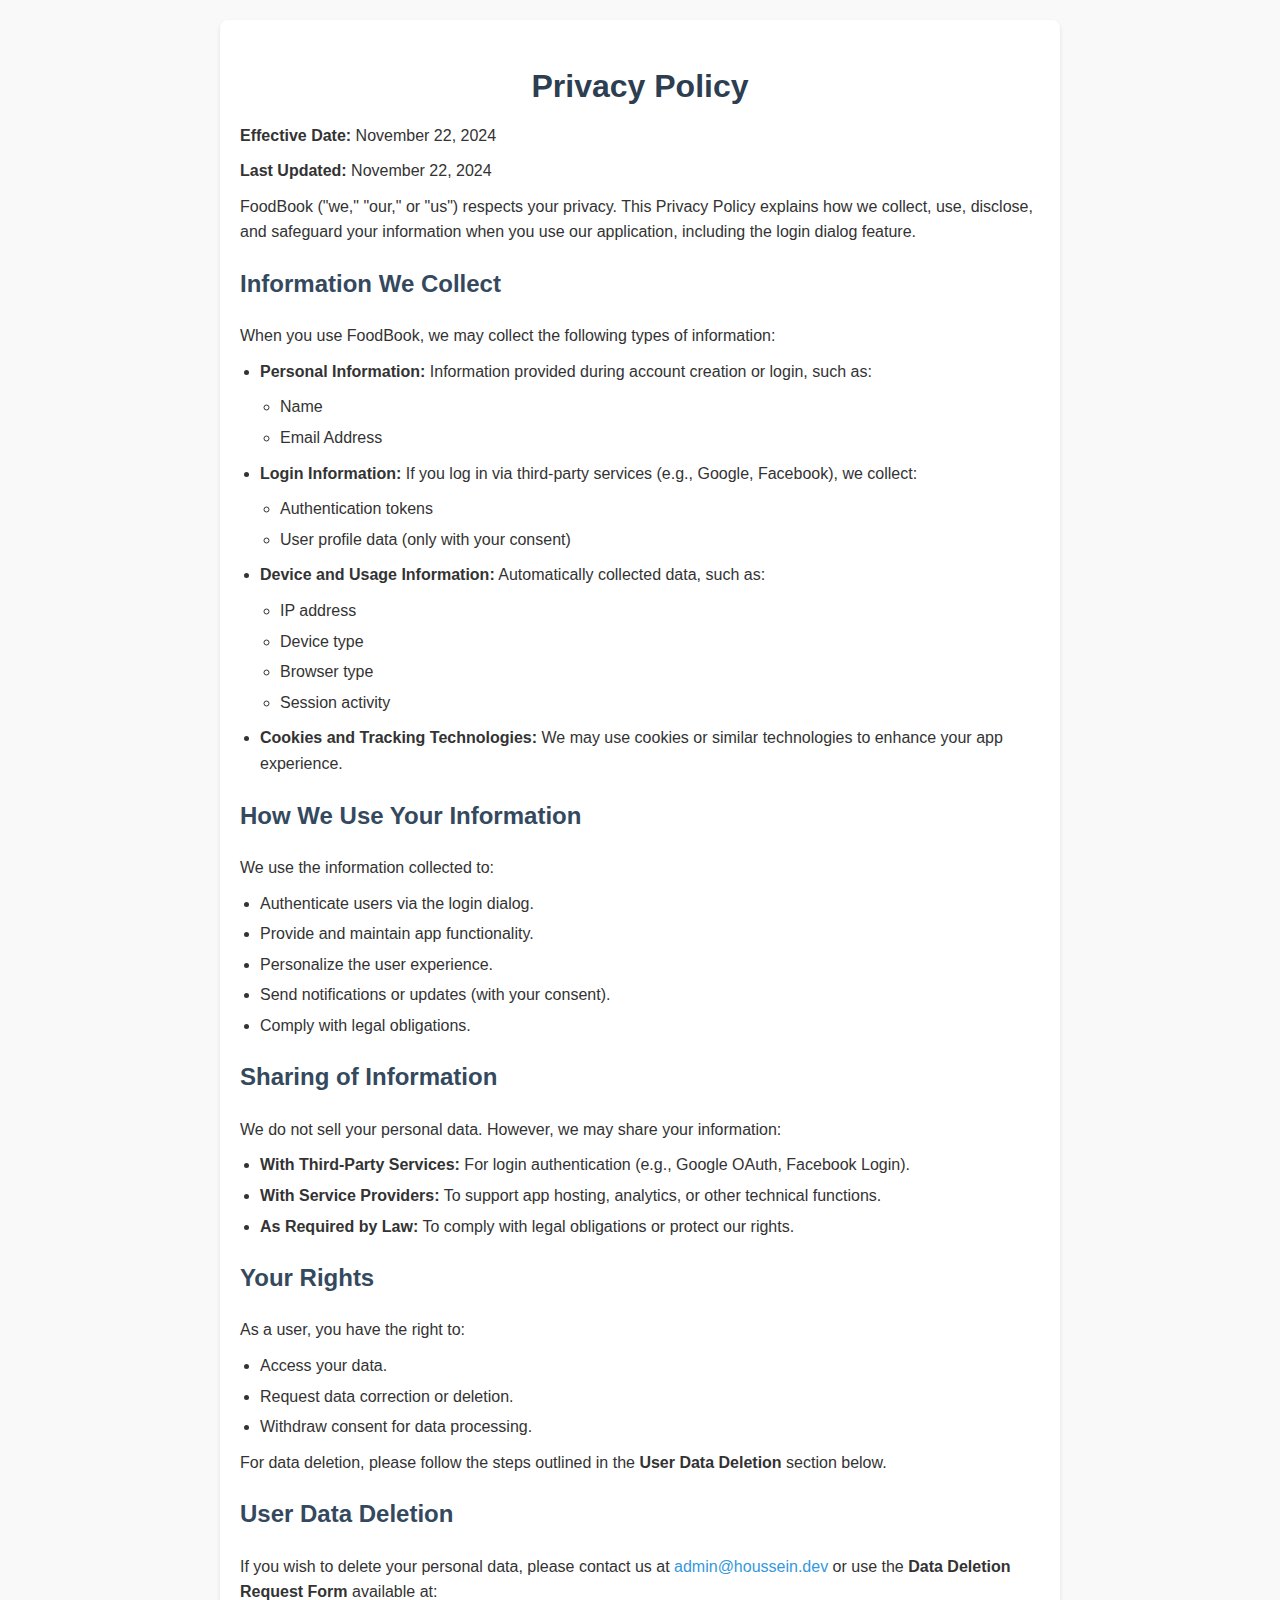
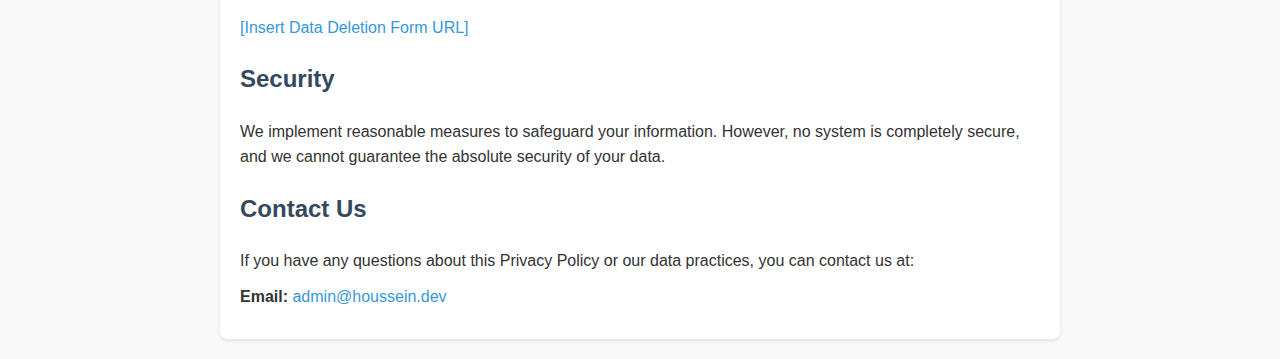
<file: privacy-policy.html>
<!DOCTYPE html>
<html lang="en">
<head>
    <meta charset="UTF-8">
    <meta name="viewport" content="width=device-width, initial-scale=1.0">
    <title>Privacy Policy - FoodBook</title>
    <style>
        body {
            font-family: Arial, sans-serif;
            line-height: 1.6;
            margin: 0;
            padding: 0;
            background-color: #f9f9f9;
            color: #333;
        }
        .container {
            max-width: 800px;
            margin: 20px auto;
            padding: 20px;
            background: #fff;
            border-radius: 8px;
            box-shadow: 0 2px 4px rgba(0, 0, 0, 0.1);
        }
        h1 {
            font-size: 2em;
            color: #2c3e50;
            text-align: center;
            margin-bottom: 10px;
        }
        h2 {
            font-size: 1.5em;
            color: #34495e;
            margin-top: 20px;
        }
        p {
            margin: 10px 0;
        }
        ul {
            margin: 10px 0;
            padding-left: 20px;
        }
        li {
            margin-bottom: 5px;
        }
        a {
            color: #3498db;
            text-decoration: none;
        }
        a:hover {
            text-decoration: underline;
        }
    </style>
</head>
<body>
    <div class="container">
        <h1>Privacy Policy</h1>
        <p><strong>Effective Date:</strong> November 22, 2024</p>
        <p><strong>Last Updated:</strong> November 22, 2024</p>

        <p>FoodBook ("we," "our," or "us") respects your privacy. This Privacy Policy explains how we collect, use, disclose, and safeguard your information when you use our application, including the login dialog feature.</p>

        <h2>Information We Collect</h2>
        <p>When you use FoodBook, we may collect the following types of information:</p>
        <ul>
            <li><strong>Personal Information:</strong> Information provided during account creation or login, such as:
                <ul>
                    <li>Name</li>
                    <li>Email Address</li>
                </ul>
            </li>
            <li><strong>Login Information:</strong> If you log in via third-party services (e.g., Google, Facebook), we collect:
                <ul>
                    <li>Authentication tokens</li>
                    <li>User profile data (only with your consent)</li>
                </ul>
            </li>
            <li><strong>Device and Usage Information:</strong> Automatically collected data, such as:
                <ul>
                    <li>IP address</li>
                    <li>Device type</li>
                    <li>Browser type</li>
                    <li>Session activity</li>
                </ul>
            </li>
            <li><strong>Cookies and Tracking Technologies:</strong> We may use cookies or similar technologies to enhance your app experience.</li>
        </ul>

        <h2>How We Use Your Information</h2>
        <p>We use the information collected to:</p>
        <ul>
            <li>Authenticate users via the login dialog.</li>
            <li>Provide and maintain app functionality.</li>
            <li>Personalize the user experience.</li>
            <li>Send notifications or updates (with your consent).</li>
            <li>Comply with legal obligations.</li>
        </ul>

        <h2>Sharing of Information</h2>
        <p>We do not sell your personal data. However, we may share your information:</p>
        <ul>
            <li><strong>With Third-Party Services:</strong> For login authentication (e.g., Google OAuth, Facebook Login).</li>
            <li><strong>With Service Providers:</strong> To support app hosting, analytics, or other technical functions.</li>
            <li><strong>As Required by Law:</strong> To comply with legal obligations or protect our rights.</li>
        </ul>

        <h2>Your Rights</h2>
        <p>As a user, you have the right to:</p>
        <ul>
            <li>Access your data.</li>
            <li>Request data correction or deletion.</li>
            <li>Withdraw consent for data processing.</li>
        </ul>
        <p>For data deletion, please follow the steps outlined in the <strong>User Data Deletion</strong> section below.</p>

        <h2>User Data Deletion</h2>
        <p>If you wish to delete your personal data, please contact us at <a href="mailto:admin@houssein.dev">admin@houssein.dev</a> or use the <strong>Data Deletion Request Form</strong> available at:</p>
        <p><a href="#">[Insert Data Deletion Form URL]</a></p>

        <h2>Security</h2>
        <p>We implement reasonable measures to safeguard your information. However, no system is completely secure, and we cannot guarantee the absolute security of your data.</p>

        <h2>Contact Us</h2>
        <p>If you have any questions about this Privacy Policy or our data practices, you can contact us at:</p>
        <p><strong>Email:</strong> <a href="mailto:admin@houssein.dev">admin@houssein.dev</a></p>
    </div>
</body>
</html>
</file>
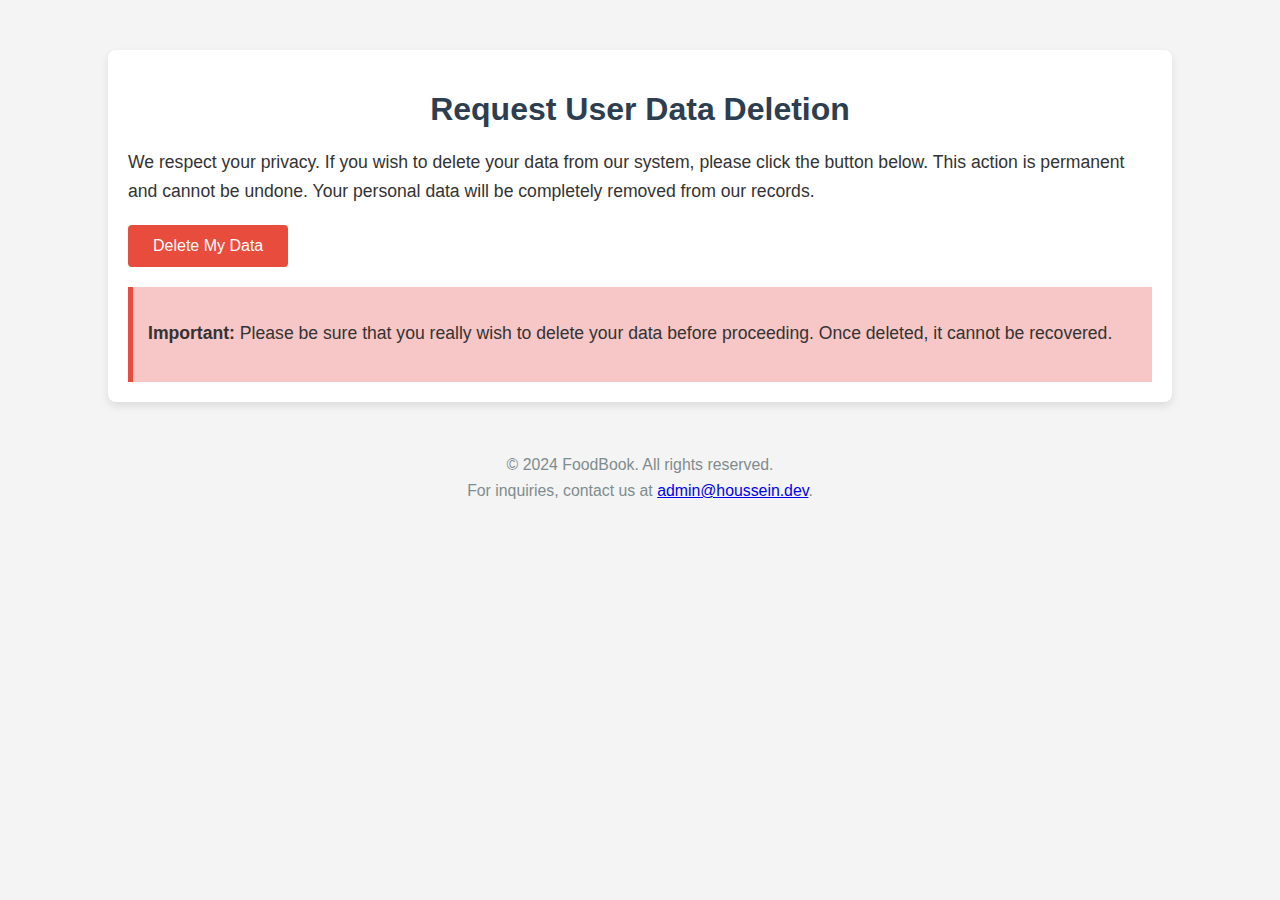
<file: user-data-deletion.html>
<!DOCTYPE html>
<html lang="en">
<head>
    <meta charset="UTF-8">
    <meta name="viewport" content="width=device-width, initial-scale=1.0">
    <meta http-equiv="X-UA-Compatible" content="ie=edge">
    <title>User Data Deletion - FoodBook</title>
    <style>
        body {
            font-family: Arial, sans-serif;
            background-color: #f4f4f4;
            color: #333;
            margin: 0;
            padding: 0;
            box-sizing: border-box;
        }

        .container {
            width: 80%;
            margin: 50px auto;
            padding: 20px;
            background-color: white;
            box-shadow: 0 4px 8px rgba(0, 0, 0, 0.1);
            border-radius: 8px;
        }

        h1 {
            color: #2c3e50;
            text-align: center;
            margin-bottom: 20px;
        }

        p {
            font-size: 1.1em;
            line-height: 1.6;
            margin-bottom: 20px;
        }

        .btn-delete {
            display: inline-block;
            background-color: #e74c3c;
            color: white;
            padding: 12px 25px;
            font-size: 1em;
            border: none;
            border-radius: 4px;
            cursor: pointer;
            text-align: center;
            text-decoration: none;
        }

        .btn-delete:hover {
            background-color: #c0392b;
        }

        .note {
            background-color: #f7c6c6;
            padding: 15px;
            border-left: 5px solid #e74c3c;
            margin-top: 20px;
        }

        footer {
            text-align: center;
            font-size: 0.9em;
            color: #7f8c8d;
            margin-top: 40px;
        }
    </style>
</head>
<body>
    <div class="container">
        <h1>Request User Data Deletion</h1>
        <p>We respect your privacy. If you wish to delete your data from our system, please click the button below. This action is permanent and cannot be undone. Your personal data will be completely removed from our records.</p>
        
        <a href="mailto:admin@houssein.dev?subject=Request for Data Deletion" class="btn-delete">Delete My Data</a>
        
        <div class="note">
            <p><strong>Important:</strong> Please be sure that you really wish to delete your data before proceeding. Once deleted, it cannot be recovered.</p>
        </div>
    </div>

    <footer>
        <p>&copy; 2024 FoodBook. All rights reserved. <br> For inquiries, contact us at <a href="mailto:admin@houssein.dev">admin@houssein.dev</a>.</p>
    </footer>
</body>
</html>
</file>
